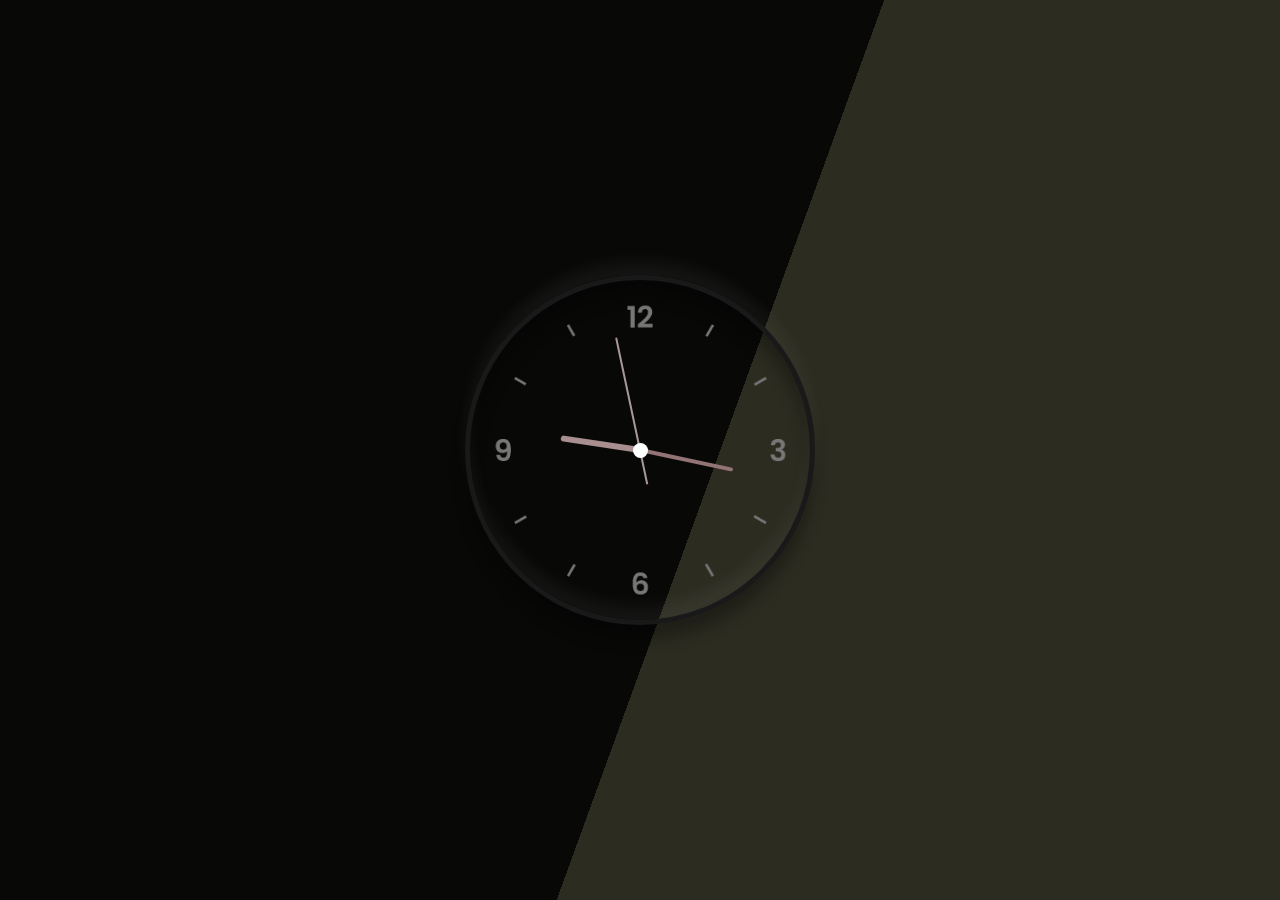
<file: analog clock/index.html>
<!DOCTYPE html>
<html lang="en">
<head>
    <meta charset="UTF-8">
    <meta http-equiv="X-UA-Compatible" content="IE=edge">
    <meta name="viewport" content="width=device-width, initial-scale=1.0">
    <title>Analog Clock</title>
    <link href="design.css" rel="stylesheet" type="text/css">
    
</head>
<body>
    <div class="clock">
        <div class="hour">
            <div class="hr" id="hr"></div>
        </div>
        <div class="min">
            <div class="mn" id="mn"></div>
        </div>
        <div class="sec">
            <div class="sc" id="sc"></div>
        </div>
    </div>
    <script type="text/javascript">
    const deg=6;
    const hr=document.querySelector('#hr');
    const mn=document.querySelector('#mn');
    const sc=document.querySelector('#sc');

    setInterval(()=>{
        
    let day=new Date();
    let hh=day.getHours()*30;
    let mm=day.getMinutes()*6;
    let ss=day.getSeconds()*deg;
    hr.style.transform=`rotateZ(${hh+(mm/12)}deg)`;
    mn.style.transform=`rotateZ(${mm}deg)`;
    sc.style.transform=`rotateZ(${ss}deg)`;
    })
</script>
</body>
</html>
</file>
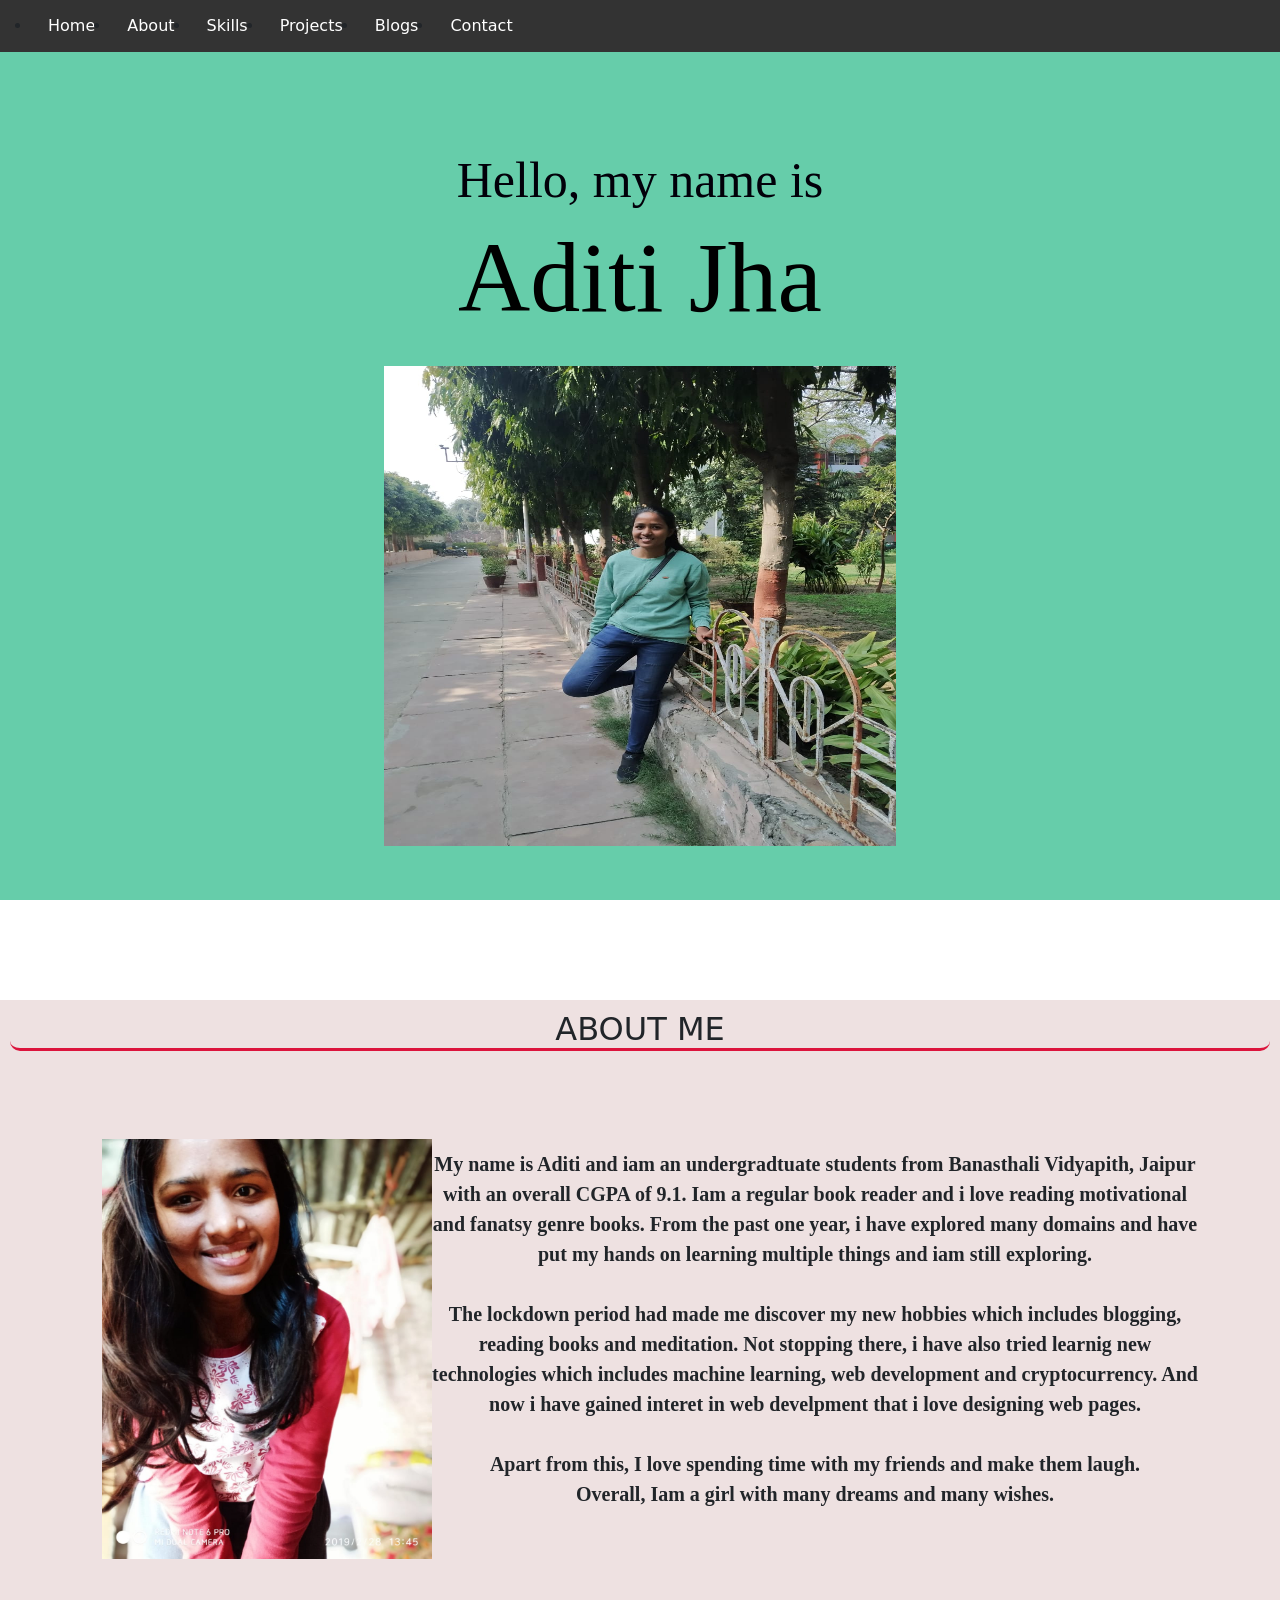
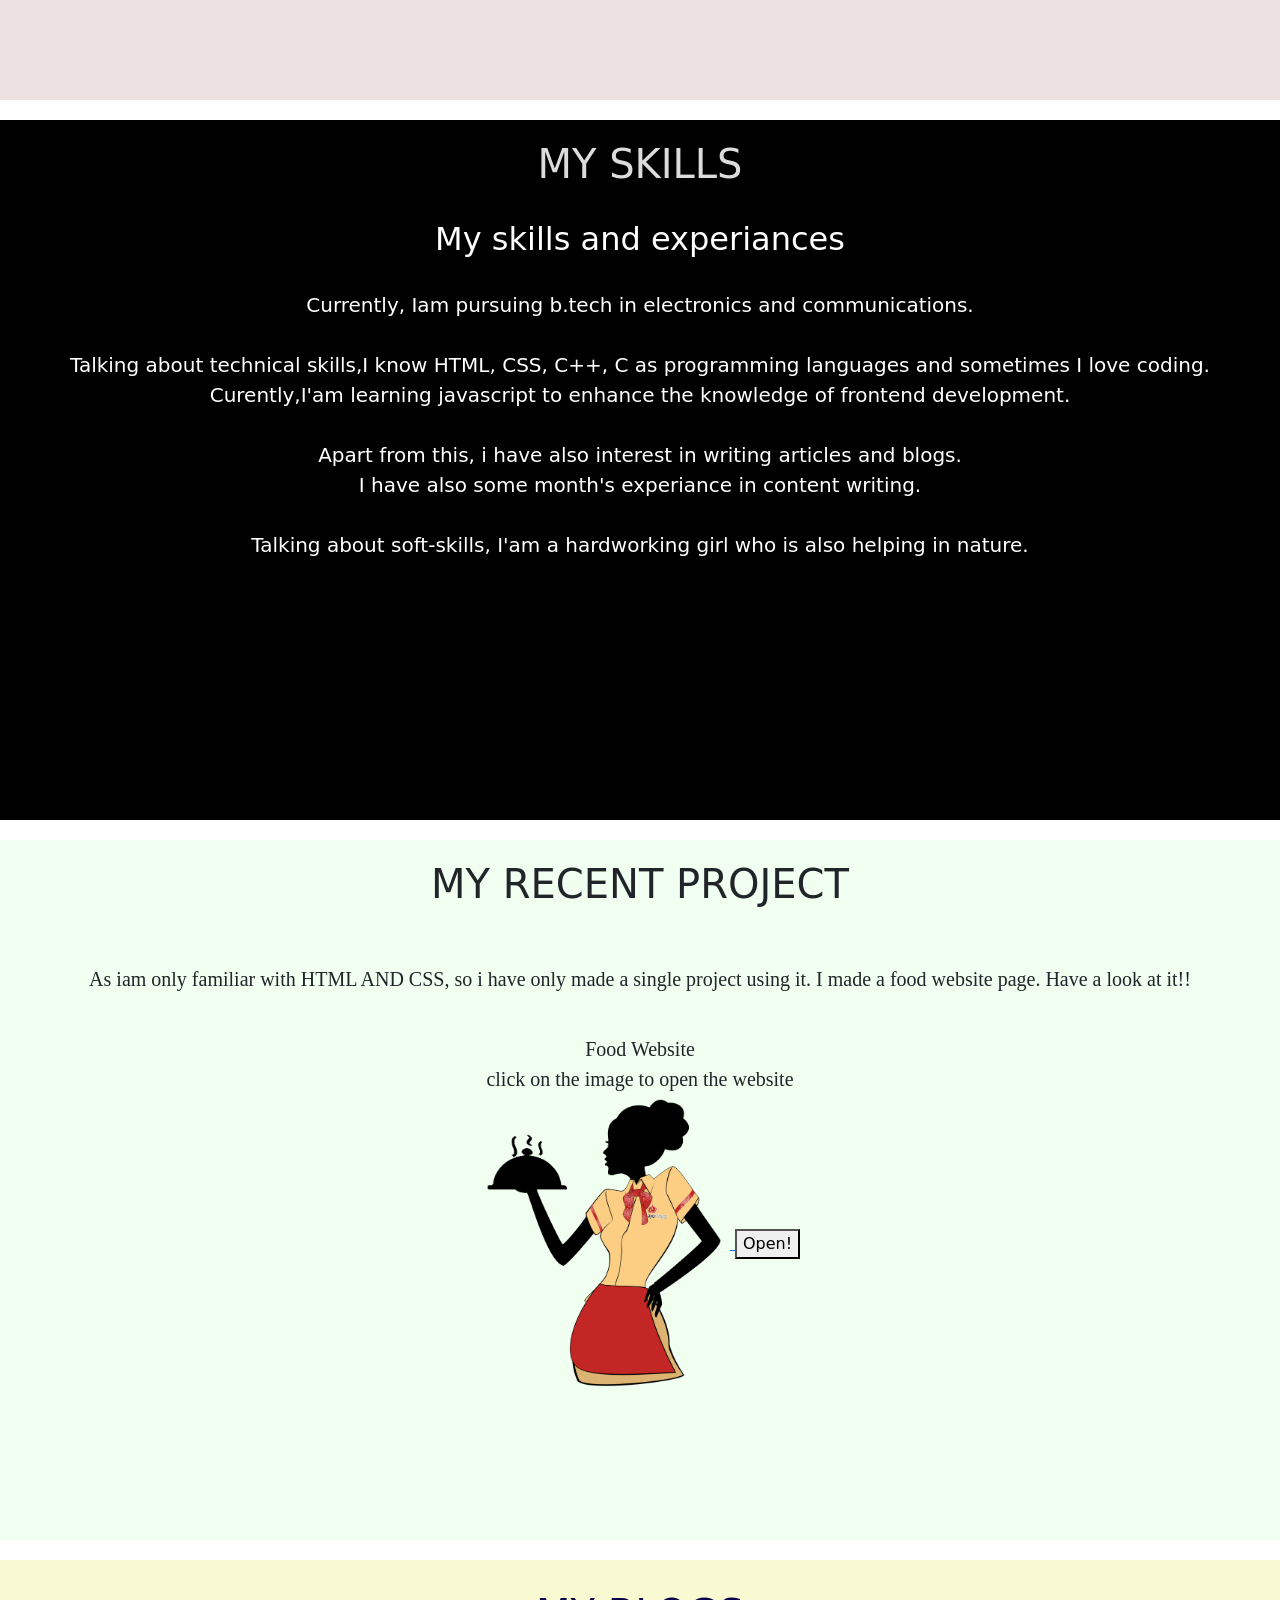
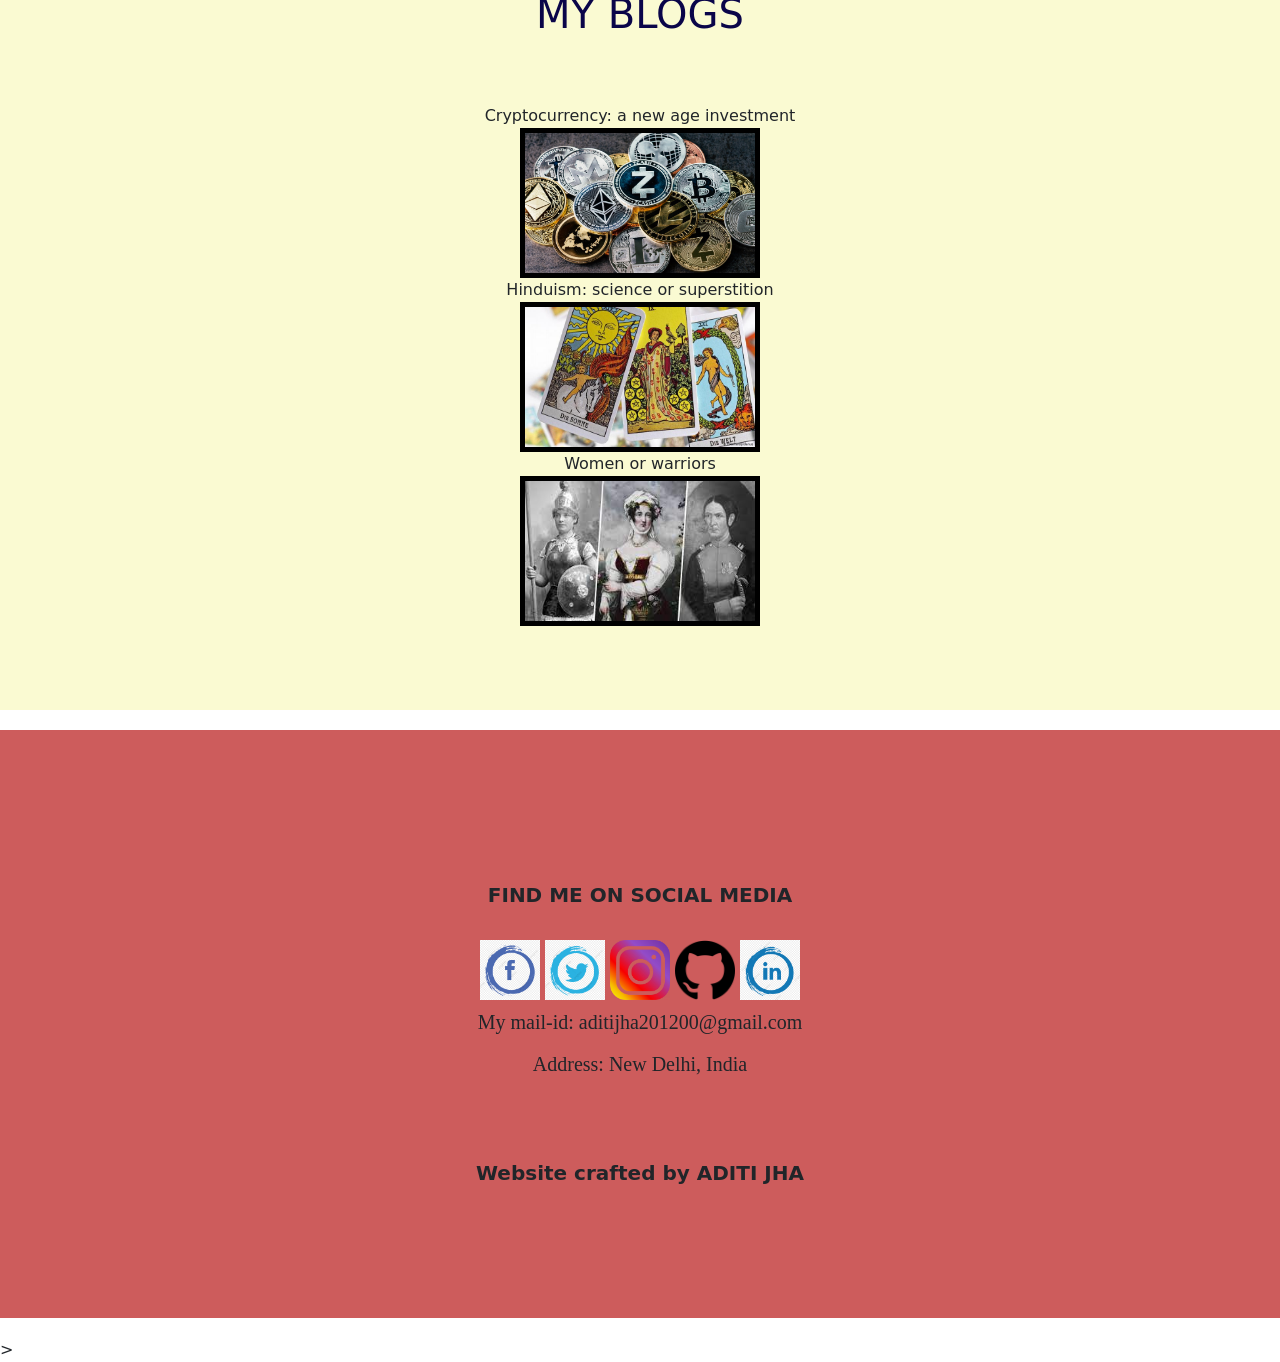
<file: My-portfolio-main/My-portfolio-main/index.html>
<!DOCTYPE html>
<html lang="en">
<head>
    <meta charset="UTF-8">
    <meta http-equiv="X-UA-Compatible" content="IE=edge">
    <meta name="viewport" content="width=device-width, initial-scale=1.0">
    <title>portfolio</title>
    <link rel="stylesheet" href="design2.css" />
    <link href="https://cdn.jsdelivr.net/npm/bootstrap@5.0.0-beta3/dist/css/bootstrap.min.css" rel="stylesheet"
        integrity="sha384-eOJMYsd53ii+scO/bJGFsiCZc+5NDVN2yr8+0RDqr0Ql0h+rP48ckxlpbzKgwra6" crossorigin="anonymous">
    <link href="https://cdn.jsdelivr.net/npm/bootstrap@5.0.0-beta3/dist/css/bootstrap.min.css" rel="stylesheet"
        integrity="sha384-eOJMYsd53ii+scO/bJGFsiCZc+5NDVN2yr8+0RDqr0Ql0h+rP48ckxlpbzKgwra6" crossorigin="anonymous">
</head>
<body>
    <SECTION>
        <nav-bar>
            <div class="nav-bar">
            <ul>
                <li><a href="#">Home</a></li>
                <li><a href="#">About</a></li>
                <li><a href="#">Skills</a></li>
                <li><a href="#">Projects</a></li>
                <li><a href="#">Blogs</a></li>
                <li><a href="#">Contact</a></li>
            </ul>
            </div>
        </nav-bar>
    </SECTION>
    <section id="portfolio">
        <div class="project">
           
            <h2>Hello, my name is</h2>
            <h1 class="title">Aditi Jha</h1>
           <img src="self.jpg" alt="myself" class="center">
        </div>
    </section>
    <section id="about">
        <h2>ABOUT ME</h2>
        <div class="container">
            <div class="column">
        <img src="self2.jpg" class="self2">
        <div class="abouts">
        <p class="about-text">
           My name is Aditi and iam an undergradtuate students from Banasthali Vidyapith, Jaipur with an overall CGPA of 9.1. 
           Iam a regular book reader and i love reading motivational and fanatsy genre books.
           From the past one year, i have explored many domains and have put my hands on learning multiple things and iam still exploring.
           <br>
           <br>
           The lockdown period had made me discover my new hobbies which includes blogging, reading books and meditation.
           Not stopping there, i have also tried learnig new technologies which includes machine learning, web development and cryptocurrency. And now i have gained interet in web develpment that i love designing web pages.
           <br>
           <br>
           Apart from this, I love spending time with my friends and make them laugh.
           <br> Overall, Iam a girl with many dreams and many wishes.

        </p>
        </div>
        </div>
        </div>

    </section>

    <section id="skills">
       
            <h1 class="skil">MY SKILLS</h1>
            <br>
            <h2>My skills and experiances</h2>
            <br>
            <div class="skill">
            <p>
                Currently, Iam pursuing b.tech in electronics and communications.
                <br>
                <br>
                Talking about technical skills,I know HTML, CSS, C++, C as programming languages and sometimes I love coding.
                <br>
                Curently,I'am learning javascript to enhance the knowledge of frontend development.
                <br>
                <br>
                
                Apart from this, i have also interest in writing articles and blogs.
                <br>
                I have also some month's experiance in content writing.
                <br>
                <br>
                Talking about soft-skills, I'am a hardworking girl who is also helping in nature.
                <br>
            </p>
            <br>

            </div>
    </section>
<!--projects-->
    <section id="project">
        <h1> MY RECENT PROJECT</h1>
        <br>
        <br>
        <p>As iam only familiar with HTML AND CSS, so i have only made a single project using it. I made a food website page. Have a look at it!!</p>
        <br>
        <figcaption class="fig">Food Website</figcaption>
        <figcaption class="fig">click on the image to open the website</figcaption>
        <a href="https://aditi944.github.io/aditijha944.github.io/">
            <img class="web" src="waiter.png" alt="food website">
            <button type="button">Open!</button>
        </a>
    </section>

    <!--blogs-->

    <section id="blog">
        <h1>MY BLOGS</h1>
        <br>
        <br>
        <div class="blogs" >
           
            <figcaption>Cryptocurrency: a new age investment</figcaption>
            <a class="cr" href="https://www.funccforce.com/post/cryptocurrency-a-new-investment-opportunity">
                <img class="crp" src="cr.jpg" alt="cryptocurrency">
               
            </a>
        
            <figcaption>Hinduism: science or superstition</figcaption>
            <a class="cr" href="https://www.funccforce.com/post/hinduism-science-or-superstition">
                <img class="hind" src="hind.jpg" alt="hinduism:science or superstition">
            </a>

            <figcaption>Women or warriors</figcaption>
            <a class="cr" href="https://www.funccforce.com/post/women-or-warriors">
                <img class="women" src="women.jpg" alt="women or warriors">
            </a>
        </div>
    </section>
    <!--contact us section-->
    
    <section id="social-media">
        <div class="container text-center">
            <p>FIND ME ON SOCIAL MEDIA</p>
            <div class="social-icons">
                <a href="https://www.facebook.com/aditi.jha.94695/"><img src="facebook.jpg"></a>
                <a href="https://twitter.com/Aditijh13663757"><img src="twitter.jpg"></a>
                <a href="https://www.instagram.com/aditijha2000"><img src="instagram.png"></a>
                <a href="https://github.com/aditi944"><img src="github.png"></a>
                
                <a href="https://www.linkedin.com/in/aditi-jha-620a16196/"><img src="linkedin.jpg"></a>
            </div>
        </div>
        <div class="cont">
        <h2>My mail-id: aditijha201200@gmail.com</h2>
        <h2>Address: New Delhi, India</h2>
        </div>

    <br>
    <p class="copyright">Website crafted by ADITI JHA</p>
    </section>>


</body>
</html>
</file>
<file: analog clock/design.css>
*{
    margin:0;
    padding:0;
    box-sizing:border-box;
}

body{
    display:flex;
    justify-content: center;
    align-items: center;
    min-height: 100vh;
    background: linear-gradient(110deg, #080807 55%, #2c2c21 55%);
}

.clock{
    width:350px;
    height:350px;
    display:flex;
    justify-content: center;
    align-items: center;
    background: url(clock.png);
    background-size: cover;
    border:5px solid #19191a;
    border-radius: 50%;
    box-shadow:0 -15px 15px rgba(255,255,255,0.05),
               inset 0 -15px 15px rgba(255,255,255,0.05),
               0 15px 15px rgba(0,0,0,0.3),
               inset 0 15px 15px rgba(0,0,0,0.30);
    

}

.clock:before{
    content:'';
    position:absolute;
    width:15px;
    height:15px;
    background: #fff;
    border-radius: 50%;
    z-index:10000;

}

.clock .hour,
.clock .min,
.clock .sec
{
    position:absolute;
}

.clock .hour, .hr
{
    width:160px;
    height:160px;
}
.clock .min, .mn
{
    width:190px;
    height:190px;
}

.clock .sec, .sc
{
    width:230px;
    height:230px;
}

.hr, .mn, .sc{
    display: flex;
    justify-content: center;
    position:absolute;
    border-radius:50%;
}

.hr:before{
    content:'';
    position: absolute;
    width:6px;
 
    height:80px;
    background: #a88e8e;
    z-index:10;
    border-radius: 6px 6px 0 0;
}

.mn:before{
    content:'';
    position: absolute;
    width:4px;
    height:90px;
    background: #927474;
    z-index:11;
    border-radius: 6px 6px 0 0;
}



.sc:before{
    content:'';
    position: absolute;
    width:2px;
    height:150px;
    background: #a89898;
    z-index:12;
    border-radius: 6px 6px 0 0;
}
</file>
<file: My-portfolio-main/My-portfolio-main/design2.css>
.nav-bar{
  list-style-type: none;
  margin: 0;
  padding: 0;
  display:block;
  position:fixed;
  width:100%;
  background-color: rgb(3, 35, 48);
  overflow: hidden;
  background-color: #333;
  
}


li {
  float: left;
}
li a {
  display: block;
  color: white;
  text-align: center;
  padding: 14px 16px;
  text-decoration: none;
}


@media screen and (max-width: 600px) {
  .nav-bar.responsive {position: relative;}
  .nav-bar.responsive a.icon {
    position: absolute;
    right: 0;
    top: 0;
  }
  .nav-bar.responsive a {
    float: none;
    display: block;
    text-align: left;
  }
}
 

body{
  
  margin:10px;
  height:900px;
  
}
.project{
    background-color:mediumaquamarine;
    margin:10;
    height:900px;
    align-self: center;
    font-weight: 700;
} 
 .center{
   
  display: block;
  margin-left: auto;
  margin-right: auto;
  width: 40%;
  height:500px;
  padding-top:20px;


 }
    

.project h2{
  padding-top:150px;
  font-size: 50px;
  font-family:'Times New Roman', Times, serif;
  color: rgb(2, 0, 10);
    text-align: center;
}

.title{
    font-size: 100px;
    font-family: cursive;
    color:black;
    
    text-align: center;

}


#about{
    
    margin-top:100px;
    height:700px;
    background-color: rgb(238, 225, 225);
    text-align: center;
    font-weight: bolder;
    padding:10px;
    font-size:30px;
}

#about h2{
  border-bottom: 3px solid crimson;
  
  border-radius: 10px;
  box-sizing: inherit;
}
.self2{
    height:500px;
    width:350px;
    padding-left:20px;
    float:left;
    display: block;
    padding-top:80px;
    align-items: center;
}
.about-text{
    padding-top:90px;
    padding-left:250px;
    font-weight: 900;
    font-size: 20px;
    font-family: cursive;

}

@media screen and (max-width: 900px) {
  .self2 {
    
    padding-top:20px;
    height:700px;
    width:700px;
    align-items: center;
    padding:30px;
  }

  .about-text{
    padding-top:10px;
    
    text-align: center;
    font-size:20px;
    height:500px;
    width:100%;
    display:block;
  }
}



.abouts{
  padding-left:30px;
}


#skills{
    height:700px;
    background-color: black;
    text-align: center;
    padding: 20px;
    margin-top:20px;
}
.skil{
    color:gainsboro;
}
#skills h2{
  color:white;
}
#skills p{
  color:white;
  font-size: 20px;


}


#project{
    height:700px;
    background-color: honeydew;
    padding-top:20px;
    margin-top:20px;
    text-align: center;
  }

  #project p{
    font-size: 20px;
    font-family: cursive;
  }
  .web{
    height:300px;
    width:250px;
  }

  .project-title{
     font-size: 20px;
     font-family: cursive;
   }

   .fig{
      font-size: 20px;
     font-family: cursive;
   }
   
  #blog{
    height:750px;
    background-color: lightgoldenrodyellow;
    padding:30px;
    text-align:center;
    margin-top:20px;
    
    
  }

  .botton:hover{
    background-color:  #25752d;
  cursor:grab;
   transition: 0.5s;
   transform: translate(-10px);
   color:white;
  }

  #blog h1{
    color:rgb(10, 5, 73);
  }

  .blogs{
    padding-left:30px;
    padding-top:40px;
    padding:10px;
    
  }
  .crp{
    
    height:150px;
    width:20%;
    
    
    border:5px solid black;
    
  }

  .crp:hover{
    
  cursor:grab;
   transition: 0.5s;
   transform: translate(-10px);
  }

  .hind{
    
    height:150px;
    width:20%;
    border:5px solid black;
  
  }

  .hind:hover{
   
  cursor:grab;
   transition: 0.5s;
   transform: translate(-10px);
  }

  .women{
    padding-left:0px;
    height:150px;
    width:20%;
    border:5px solid black;

  }

  .women:hover{
    
  cursor:grab;
   transition: 0.5s;
   transform: translate(-10px);
  }

  /*social*/
 #social-media {
  background-color: indianred;
  margin-bottom:20px;
  padding: 100px 0;
  margin-top:20px;
}
#social-media p {
font-size: 36px;
font-weight: 600;
margin-bottom: 30px;
}
.social-icons img {
width: 60px;
transition: 0.5s;
}
.social-icons a:hover img {
transform: translate(-10px);
}
.img{
   padding: 0; margin: 0;
    position:absolute;
  right:10px;
 
}
#social-media p{
    text-align: center;
    font-size: 20px;
    padding-top:50px;
}
#social-media h2{
 
  font-size: 20px;
  padding-top:10px;
  font-family: cursive;
  text-align: center;
}
</file>
